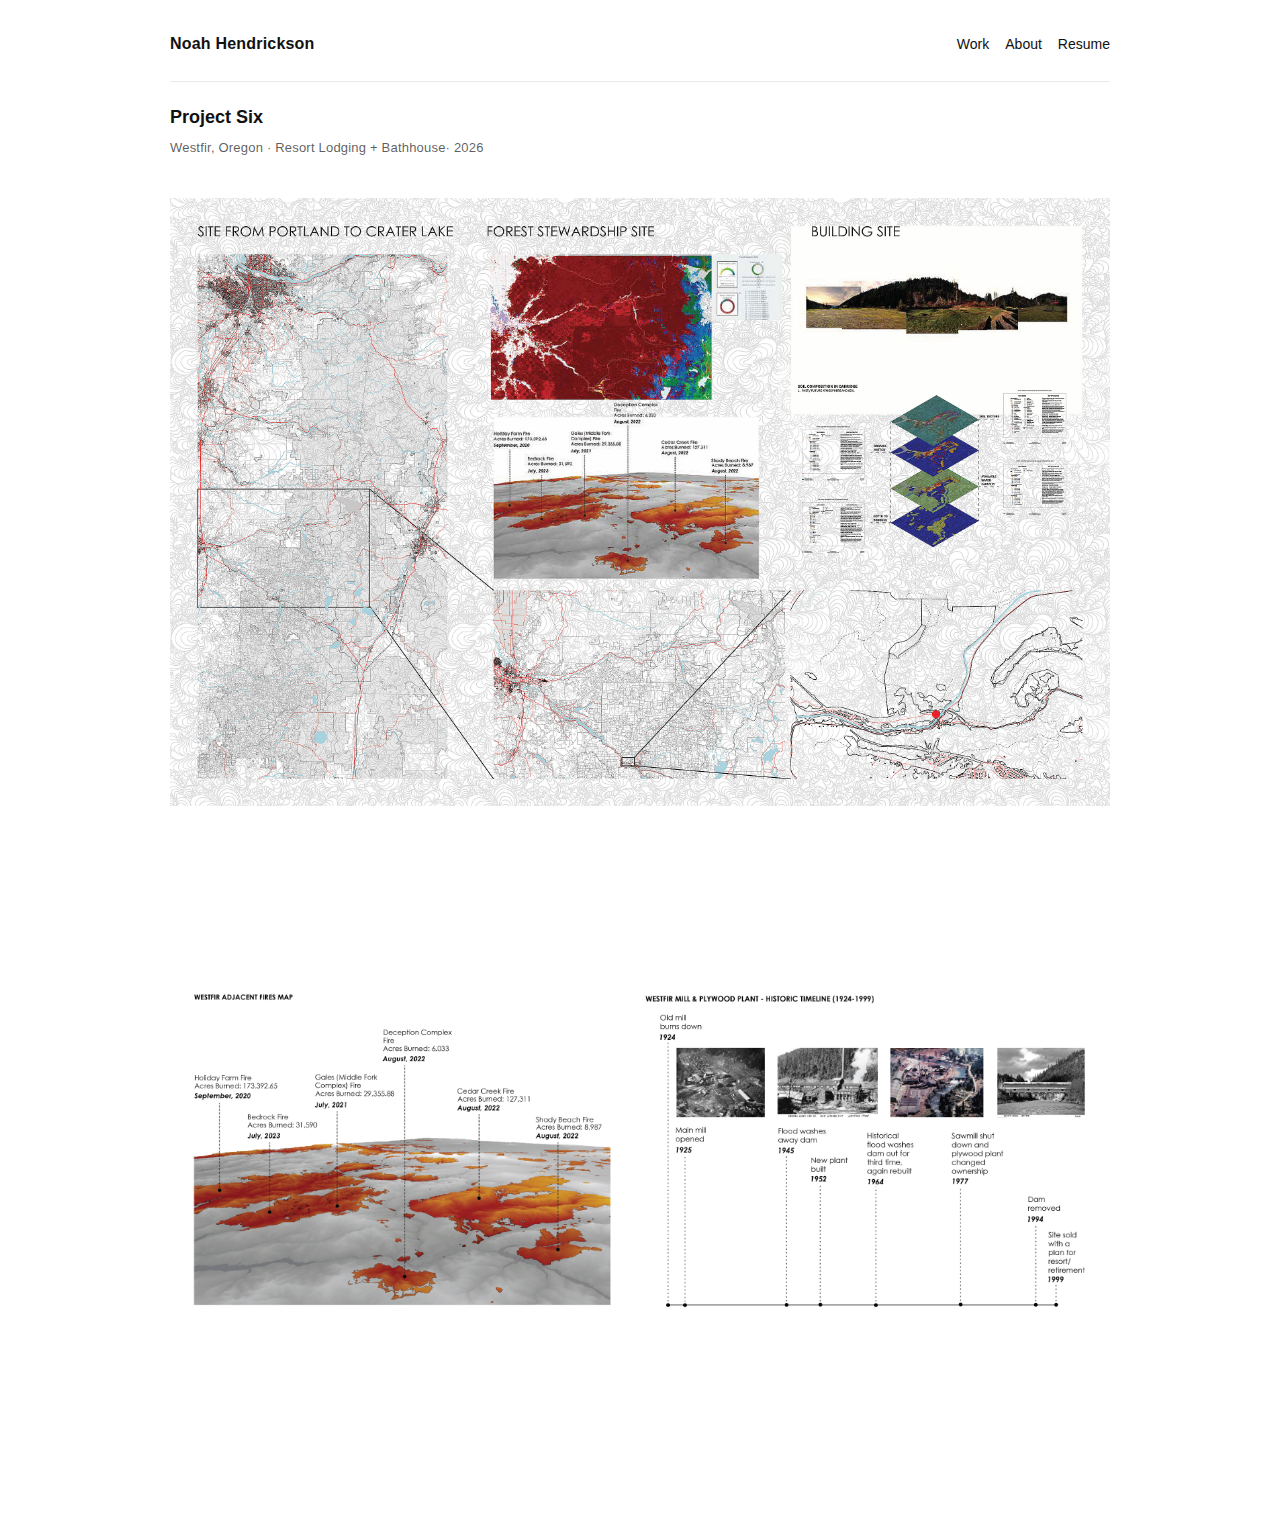
<file: project-six.html>
<!DOCTYPE html>
<html lang="en">
<head>
  <meta charset="UTF-8" />
  <meta name="viewport" content="width=device-width, initial-scale=1" />
  <title>Project Six - Noah Hendrickson</title>
  <link rel="stylesheet" href="style.css" />
</head>

<body>
  <div class="container">
    <div class="header">
      <div class="name">
        <a href="index.html" style="color:#111; text-decoration:none;">Noah Hendrickson</a>
      </div>
      <div class="nav">
        <a href="index.html">Work</a>
        <a href="about.html">About</a>
        <a href="resume.html">Resume</a>
      </div>
    </div>

    <h2 style="font-size:18px; margin-bottom:6px;">Project Six</h2>
    <div class="meta" style="margin-bottom:28px;">Westfir, Oregon · Resort Lodging + Bathhouse· 2026<!-- keep your original meta line here --></div>

    <p style="max-width:700px; margin-bottom:40px;">
      <!-- Paste your original Project Six description text here -->
    </p>

    <img src="project-six/hero6.jpg" alt="Project Six Hero" style="width:100%; margin-bottom:40px;" />
    <img src="project-six/inprogress6.jpg" alt="Project Six In Progress" style="width:100%; margin-bottom:24px;" />
  </div>
</body>
</html>
</file>
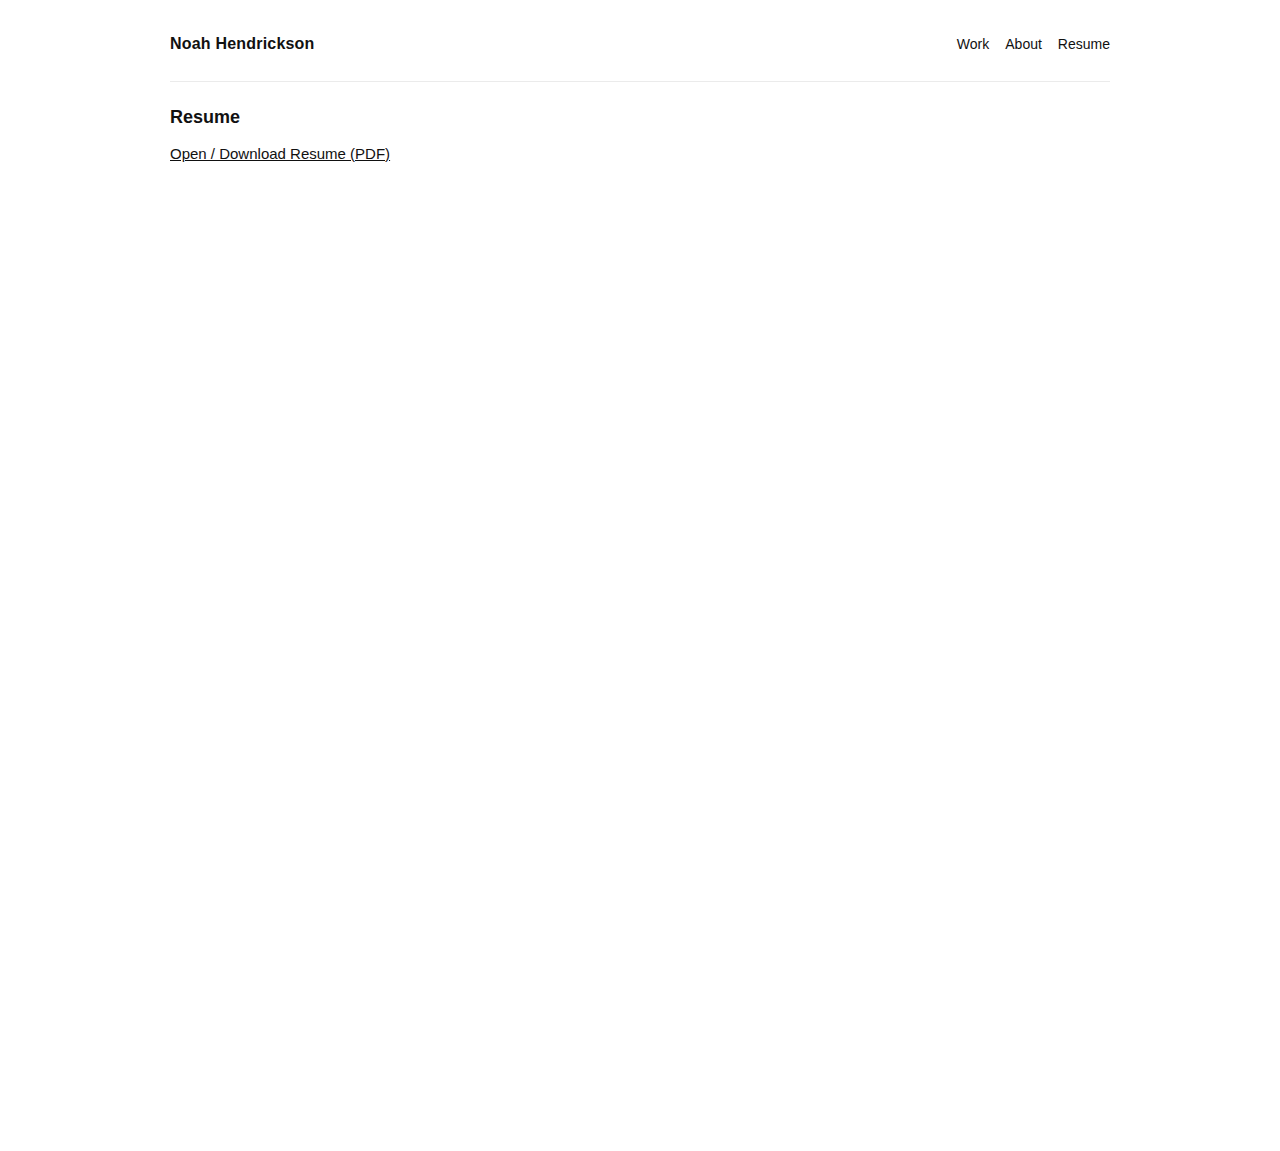
<file: resume.html>
<!DOCTYPE html>
<html lang="en">
<head>
  <meta charset="UTF-8" />
  <meta name="viewport" content="width=device-width, initial-scale=1" />
  <title>Resume - Noah Hendrickson</title>
  <link rel="stylesheet" href="style.css" />
</head>

<body>
  <div class="container">
    <div class="header">
      <div class="name">
        <a href="index.html" style="color:#111; text-decoration:none;">Noah Hendrickson</a>
      </div>
      <div class="nav">
        <a href="index.html">Work</a>
        <a href="about.html">About</a>
        <a href="resume.html">Resume</a>
      </div>
    </div>

    <h2 style="font-size:18px; margin-bottom:10px;">Resume</h2>

    <p style="margin-bottom:18px;">
      <a href="pdf/resume.pdf" target="_blank" rel="noopener">Open / Download Resume (PDF)</a>
    </p>

    <iframe
      src="pdf/resume.pdf"
      style="width:100%; height:900px; border:none;"
      title="Resume PDF">
    </iframe>
  </div>
</body>
</html>
</file>
<file: style.css>
/* =========
   Base
========= */
* {
  box-sizing: border-box;
}

html, body {
  margin: 0;
  padding: 0;
}

body {
  font-family: -apple-system, BlinkMacSystemFont, "Segoe UI", Roboto, Helvetica, Arial, sans-serif;
  color: #111;
  background: #fff;
  line-height: 1.55;
}

/* =========
   Layout
========= */
.container {
  width: 100%;
  max-width: 980px;
  margin: 0 auto;
  padding: 28px 20px 60px;
}

@media (max-width: 640px) {
  .container {
    padding: 18px 14px 48px;
  }
}

/* =========
   Header / Nav
========= */
.header {
  display: flex;
  align-items: baseline;
  justify-content: space-between;
  gap: 14px;
  padding-bottom: 18px;
  margin-bottom: 22px;
  border-bottom: 1px solid rgba(0,0,0,0.08);
}

.name {
  font-size: 16px;
  font-weight: 600;
  letter-spacing: 0.2px;
}

.nav {
  display: flex;
  gap: 16px;
  flex-wrap: wrap;
}

.nav a {
  color: #111;
  text-decoration: none;
  font-size: 14px;
  padding: 6px 0;
  border-bottom: 1px solid transparent;
}

.nav a:hover {
  border-bottom-color: rgba(0,0,0,0.35);
}

@media (max-width: 560px) {
  .header {
    flex-direction: column;
    align-items: flex-start;
    gap: 10px;
    padding-bottom: 14px;
    margin-bottom: 18px;
  }

  .nav {
    gap: 12px;
  }
}

/* =========
   Typography / Utilities
========= */
h1, h2, h3 {
  margin: 0;
  font-weight: 600;
}

p {
  margin: 0 0 18px;
  font-size: 15px;
}

.meta {
  color: rgba(0,0,0,0.65);
  font-size: 13px;
  letter-spacing: 0.2px;
}

/* =========
   Images
========= */
img {
  display: block;
  width: 100%;
  height: auto;
}

/* Make big images feel consistent + not jammed */
img + img {
  margin-top: 0;
}

/* =========
   Index Projects Grid
   (matches: .projects, .project-card, .project-title)
========= */
.projects {
  display: grid;
  grid-template-columns: repeat(2, minmax(0, 1fr));
  gap: 18px;
  margin-top: 12px;
}

@media (max-width: 740px) {
  .projects {
    grid-template-columns: 1fr;
    gap: 14px;
  }
}

.project-card {
  display: block;
  text-decoration: none;
  color: inherit;
  border: 1px solid rgba(0,0,0,0.10);
  border-radius: 14px;
  overflow: hidden;
  background: #fff;
  transition: transform 140ms ease, box-shadow 140ms ease, border-color 140ms ease;
}

.project-card:hover {
  transform: translateY(-2px);
  border-color: rgba(0,0,0,0.18);
  box-shadow: 0 10px 28px rgba(0,0,0,0.08);
}

.project-card img {
  width: 100%;
  aspect-ratio: 16 / 10;
  object-fit: cover;
  background: rgba(0,0,0,0.03);
}

.project-title {
  padding: 12px 14px 14px;
  font-size: 14px;
  font-weight: 600;
}

/* =========
   Resume (iframe)
========= */
iframe {
  width: 100%;
  border: none;
  border-radius: 10px;
}

/* =========
   Links (general)
========= */
a {
  color: #111;
}

a:hover {
  color: #111;
}
</file>
